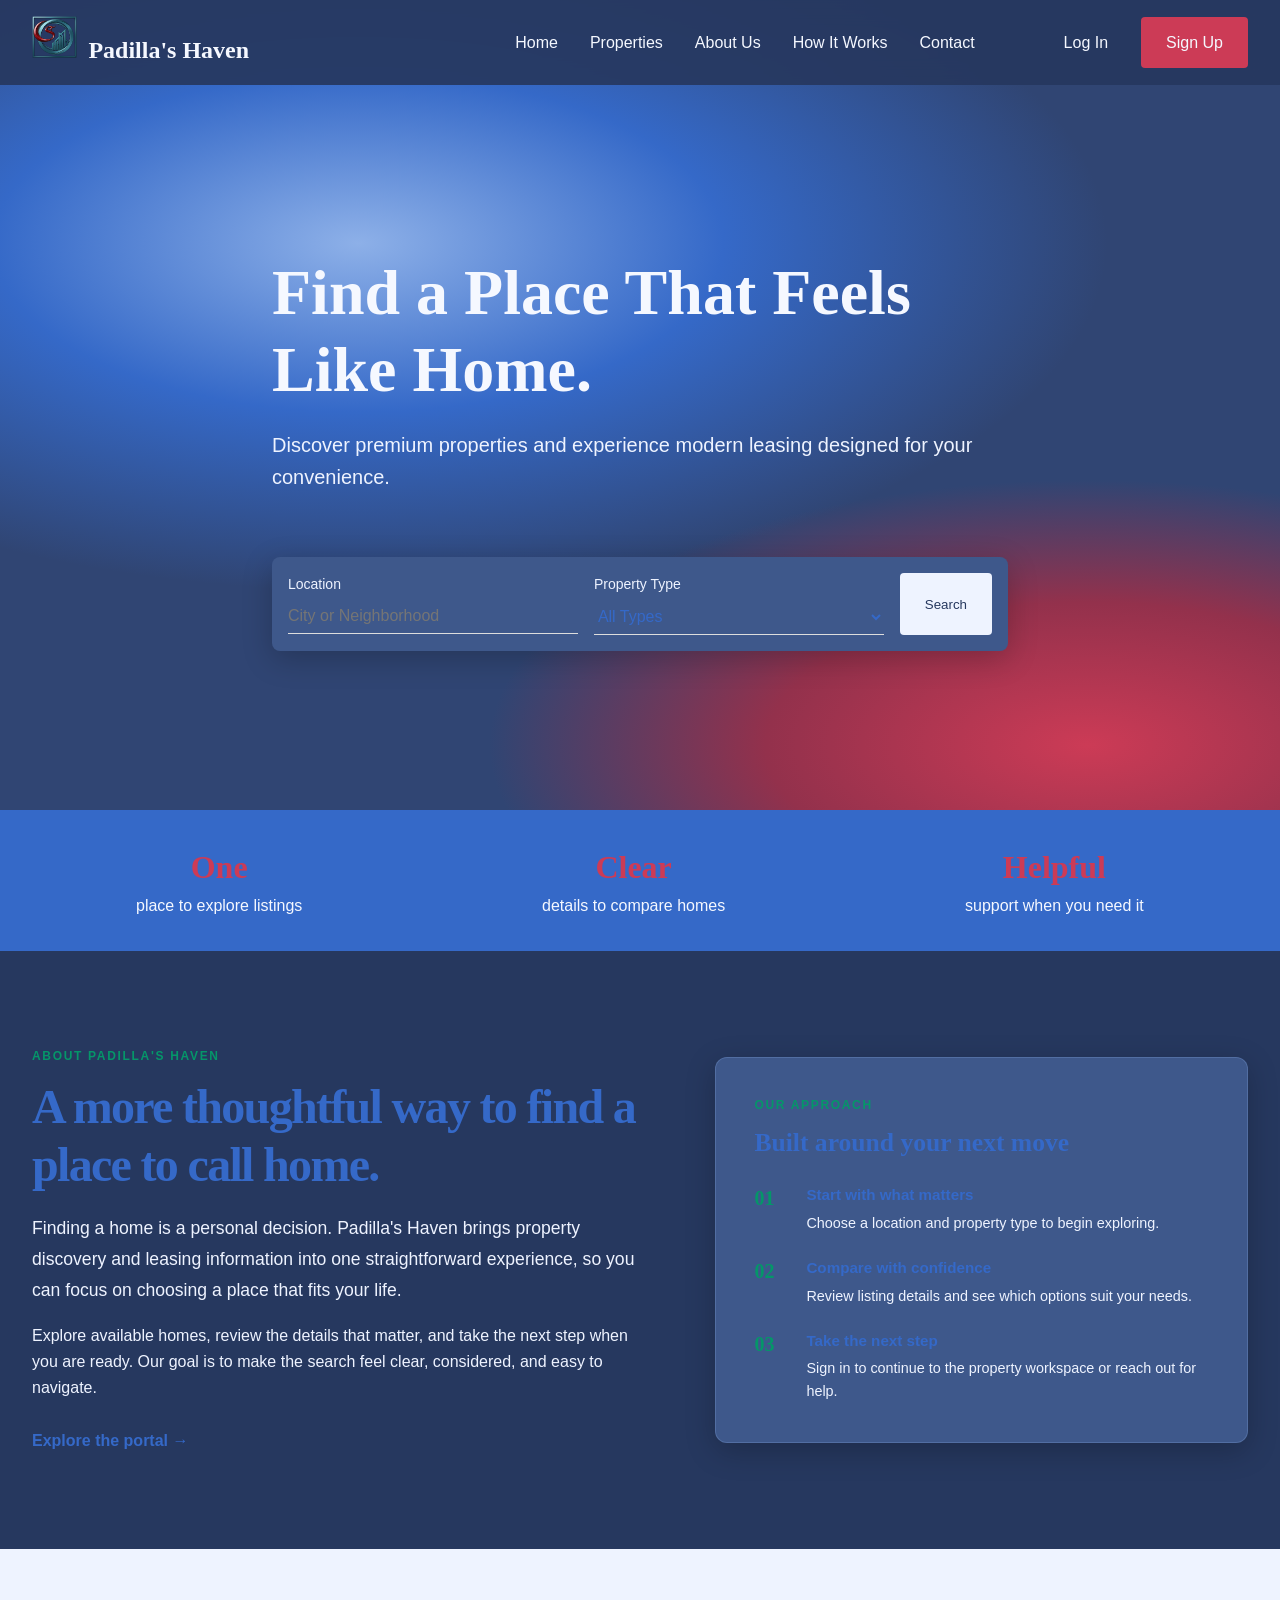
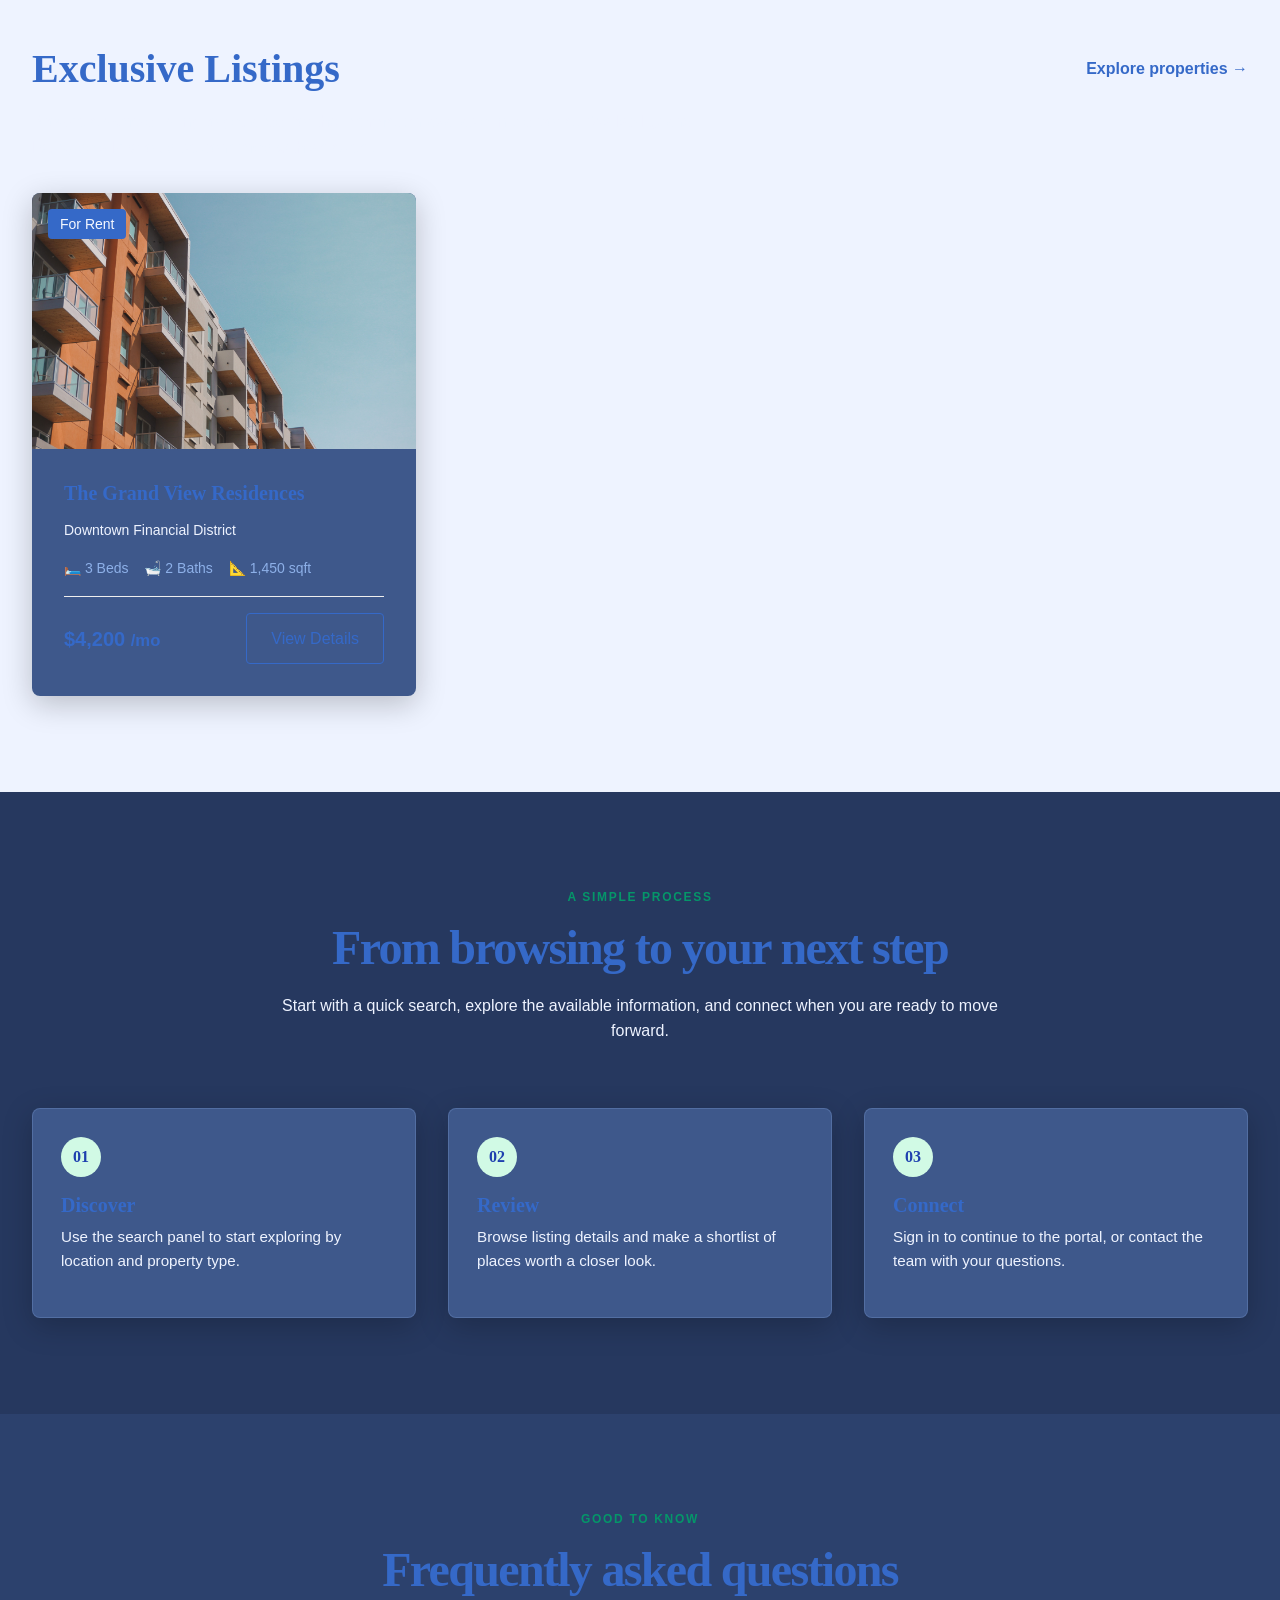
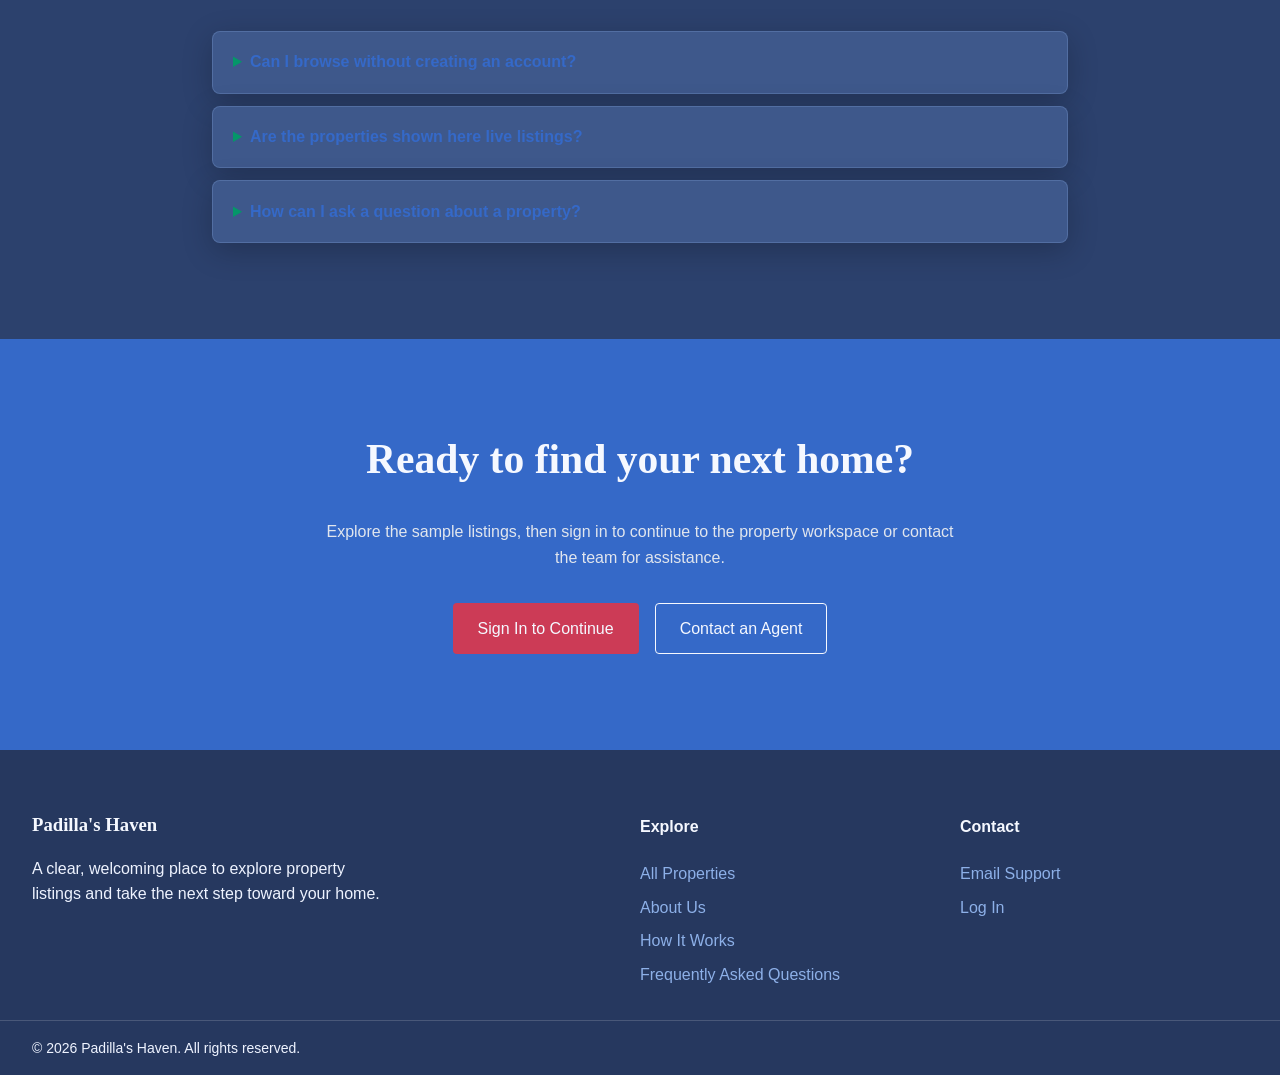
<file: final_frontend-main/New DB/LANDING PAGE (before login)/landing.html>
<!DOCTYPE html>
<html lang="en">
<head>
  <meta charset="UTF-8">
  <meta name="viewport" content="width=device-width, initial-scale=1.0">
  <meta name="theme-color" content="#26385F">
  <title>Padilla's Haven | Find Your Next Home</title>
  <link rel="stylesheet" href="Style.css">
  <script src="landing.js" defer></script>
</head>
<body>
<div class="lp-wrapper">
  <!-- Navigation -->
  <header class="lp-header" id="lp-header">
    <div class="lp-container lp-nav-container">
      <a href="./landing.html" class="lp-logo">
        <img class="lp-logo-icon" src="../MAIN%20WEB/assets/sierra-haven-mark.png" alt="" aria-hidden="true"> Padilla's Haven
      </a>
      <nav class="lp-nav-menu" id="lp-nav-menu">
        <ul class="lp-nav-list">
          <li><a href="#home" class="lp-nav-link">Home</a></li>
          <li><a href="#properties" class="lp-nav-link">Properties</a></li>
          <li><a href="#about" class="lp-nav-link">About Us</a></li>
          <li><a href="#how-it-works" class="lp-nav-link">How It Works</a></li>
          <li><a href="#contact" class="lp-nav-link">Contact</a></li>
        </ul>
        <div class="lp-auth-group">
          <a href="../LOGIN%20PANEL/Index.html?mode=login" class="lp-btn lp-btn-text">Log In</a>
          <a href="../LOGIN%20PANEL/Index.html?mode=signup" class="lp-btn lp-btn-primary">Sign Up</a>
        </div>
      </nav>
      <button class="lp-mobile-toggle" id="lp-mobile-toggle" aria-label="Toggle menu" aria-controls="lp-nav-menu" aria-expanded="false">
        <span class="lp-hamburger"></span>
      </button>
    </div>
  </header>

  <!-- Hero Section -->
  <section class="lp-hero" id="home">
    <img src="../LOGIN%20PANEL/bg.jpg" alt="A welcoming home at dusk"
         class="lp-hero-bg" fetchpriority="high" decoding="sync">
    <div class="lp-hero-overlay"></div>
    <div class="lp-container lp-hero-content">
      <h1 class="lp-reveal lp-reveal-up">Find a Place That Feels Like Home.</h1>
      <p class="lp-reveal lp-reveal-up lp-delay-1">Discover premium properties and experience modern leasing designed for your convenience.</p>
      
      <!-- Search Interface -->
      <div class="lp-search-panel lp-reveal lp-reveal-up lp-delay-2">
        <form class="lp-search-form" id="lp-search-form" action="../LOGIN%20PANEL/Index.html">
          <div class="lp-input-group">
            <label for="lp-location">Location</label>
            <input type="text" id="lp-location" placeholder="City or Neighborhood">
          </div>
          <div class="lp-input-group">
            <label for="lp-type">Property Type</label>
            <select id="lp-type">
              <option value="all">All Types</option>
              <option value="apartment">Apartment</option>
              <option value="house">House</option>
              <option value="villa">Luxury Villa</option>
            </select>
          </div>
          <button type="submit" class="lp-btn lp-btn-primary lp-search-btn">Search</button>
        </form>
      </div>
    </div>
  </section>

  <!-- Statistics Section -->
  <section class="lp-stats" aria-label="Portal highlights">
    <div class="lp-container lp-stats-grid">
      <div class="lp-stat-item lp-reveal lp-reveal-up">
        <span class="lp-stat-number">One</span>
        <span class="lp-stat-label">place to explore listings</span>
      </div>
      <div class="lp-stat-item lp-reveal lp-reveal-up lp-delay-1">
        <span class="lp-stat-number">Clear</span>
        <span class="lp-stat-label">details to compare homes</span>
      </div>
      <div class="lp-stat-item lp-reveal lp-reveal-up lp-delay-2">
        <span class="lp-stat-number">Helpful</span>
        <span class="lp-stat-label">support when you need it</span>
      </div>
    </div>
  </section>

  <section class="lp-about" id="about" aria-labelledby="about-title">
    <div class="lp-container lp-about-grid">
      <div class="lp-about-copy lp-reveal lp-reveal-up">
        <p class="lp-section-kicker">About Padilla's Haven</p>
        <h2 id="about-title">A more thoughtful way to find a place to call home.</h2>
        <p class="lp-about-lead">Finding a home is a personal decision. Padilla's Haven brings property discovery and leasing information into one straightforward experience, so you can focus on choosing a place that fits your life.</p>
        <p>Explore available homes, review the details that matter, and take the next step when you are ready. Our goal is to make the search feel clear, considered, and easy to navigate.</p>
        <a href="../LOGIN%20PANEL/Index.html?mode=signup" class="lp-link-arrow">Explore the portal &rarr;</a>
      </div>
      <aside class="lp-about-card lp-reveal lp-reveal-up lp-delay-1" aria-label="Our approach">
        <p class="lp-section-kicker">Our approach</p>
        <h3>Built around your next move</h3>
        <ul class="lp-about-list">
          <li><span aria-hidden="true">01</span><div><strong>Start with what matters</strong><p>Choose a location and property type to begin exploring.</p></div></li>
          <li><span aria-hidden="true">02</span><div><strong>Compare with confidence</strong><p>Review listing details and see which options suit your needs.</p></div></li>
          <li><span aria-hidden="true">03</span><div><strong>Take the next step</strong><p>Sign in to continue to the property workspace or reach out for help.</p></div></li>
        </ul>
      </aside>
    </div>
  </section>

  <!-- Featured Properties Section -->
  <section class="lp-properties" id="properties">
    <div class="lp-container">
      <div class="lp-section-header lp-reveal lp-reveal-up">
        <h2>Exclusive Listings</h2>
        <a href="#properties" class="lp-link-arrow">Explore properties &rarr;</a>
      </div>
      <p class="lp-section-intro">Browse a sample listing to get a feel for the information available in the portal. Availability and listing details should be confirmed with an agent.</p>
      
      <div class="lp-property-grid" id="lp-property-grid">
        <!-- Property Card 1 -->
        <article class="lp-property-card lp-reveal lp-reveal-up">
          <div class="lp-card-image-wrapper">
            <!-- Native Lazy Loading -->
            <img src="../LOGIN%20PANEL/bg.jpg" alt="A modern property available for rent"
                 loading="lazy" decoding="async" width="600" height="400" class="lp-card-image">
            <span class="lp-badge">For Rent</span>
          </div>
          <div class="lp-card-content">
            <h3 class="lp-card-title">The Grand View Residences</h3>
            <p class="lp-card-location">Downtown Financial District</p>
            <div class="lp-card-details">
              <span>🛏️ 3 Beds</span>
              <span>🛁 2 Baths</span>
              <span>📐 1,450 sqft</span>
            </div>
            <div class="lp-card-footer">
              <span class="lp-card-price">$4,200 <small>/mo</small></span>
              <a href="../LOGIN%20PANEL/Index.html" class="lp-btn lp-btn-outline">View Details</a>
            </div>
          </div>
        </article>
      </div>
    </div>
  </section>

  <section class="lp-how" id="how-it-works" aria-labelledby="how-title">
    <div class="lp-container">
      <div class="lp-centered-heading lp-reveal lp-reveal-up">
        <p class="lp-section-kicker">A simple process</p>
        <h2 id="how-title">From browsing to your next step</h2>
        <p>Start with a quick search, explore the available information, and connect when you are ready to move forward.</p>
      </div>
      <div class="lp-steps-grid">
        <article class="lp-step-card lp-reveal lp-reveal-up">
          <span class="lp-step-number">01</span>
          <h3>Discover</h3>
          <p>Use the search panel to start exploring by location and property type.</p>
        </article>
        <article class="lp-step-card lp-reveal lp-reveal-up lp-delay-1">
          <span class="lp-step-number">02</span>
          <h3>Review</h3>
          <p>Browse listing details and make a shortlist of places worth a closer look.</p>
        </article>
        <article class="lp-step-card lp-reveal lp-reveal-up lp-delay-2">
          <span class="lp-step-number">03</span>
          <h3>Connect</h3>
          <p>Sign in to continue to the portal, or contact the team with your questions.</p>
        </article>
      </div>
    </div>
  </section>

  <section class="lp-faq" id="faq" aria-labelledby="faq-title">
    <div class="lp-container lp-faq-container">
      <div class="lp-centered-heading lp-reveal lp-reveal-up">
        <p class="lp-section-kicker">Good to know</p>
        <h2 id="faq-title">Frequently asked questions</h2>
      </div>
      <div class="lp-faq-list">
        <details class="lp-faq-item">
          <summary>Can I browse without creating an account?</summary>
          <p>Yes. You can explore this landing page without signing in. The sign-in panel currently uses demo access and does not verify or save account details.</p>
        </details>
        <details class="lp-faq-item">
          <summary>Are the properties shown here live listings?</summary>
          <p>The property shown is sample content for this website demo. Contact an agent to confirm real availability, pricing, and property information.</p>
        </details>
        <details class="lp-faq-item">
          <summary>How can I ask a question about a property?</summary>
          <p>Use the contact link below to email the support team. Include the property name and your question so the team can direct your inquiry.</p>
        </details>
      </div>
    </div>
  </section>

  <!-- CTA Section -->
  <section class="lp-cta">
    <div class="lp-container lp-cta-content lp-reveal lp-reveal-up">
      <h2>Ready to find your next home?</h2>
      <p>Explore the sample listings, then sign in to continue to the property workspace or contact the team for assistance.</p>
      <div class="lp-cta-actions">
        <a href="../LOGIN%20PANEL/Index.html?mode=login" class="lp-btn lp-btn-primary">Sign In to Continue</a>
        <a href="mailto:support@haven.example" class="lp-btn lp-btn-outline-light">Contact an Agent</a>
      </div>
    </div>
  </section>

  <!-- Footer -->
  <footer class="lp-footer" id="contact">
    <div class="lp-container lp-footer-grid">
      <div class="lp-footer-brand">
        <h3>Padilla's Haven</h3>
        <p>A clear, welcoming place to explore property listings and take the next step toward your home.</p>
      </div>
      <div class="lp-footer-links">
        <h4>Explore</h4>
        <ul>
          <li><a href="#properties">All Properties</a></li>
          <li><a href="#about">About Us</a></li>
          <li><a href="#how-it-works">How It Works</a></li>
          <li><a href="#faq">Frequently Asked Questions</a></li>
        </ul>
      </div>
      <div class="lp-footer-links">
        <h4>Contact</h4>
        <ul>
          <li><a href="mailto:support@haven.example">Email Support</a></li>
          <li><a href="../LOGIN%20PANEL/Index.html?mode=login">Log In</a></li>
        </ul>
      </div>
    </div>
    <div class="lp-container lp-footer-bottom">
      <p>&copy; 2026 Padilla's Haven. All rights reserved.</p>
    </div>
  </footer>
</div>
</body>
</html>
</file>
<file: final_frontend-main/New DB/LANDING PAGE (before login)/Style.css>
/* ==========================================================================
   1. CSS Variables & Design Tokens (Scoped)
   ========================================================================== */
:root {
  --midnight: #26385F;
  --deep-navy: #304573;
  --electric-blue: #3569C8;
  --sky-glow: #8DB0E8;
  --royal-blue: #4778D8;
  --crimson: #CC3B56;
  --crimson-glow: #FFA0B1;
  --dark-crimson: #B82F49;
  --cloud: #EEF3FF;
  --pure-white: #F5F8FF;
  --text-dark: #102448;
  --surface-primary: #2C416D;
  --surface-secondary: #354C7A;
  --surface-card: #3E588B;
  --surface-hover: #4D689C;
  --wine: #93314C;
  --midnight-rgb: 38 56 95;
  --electric-blue-rgb: 53 105 200;
  --sky-glow-rgb: 141 176 232;
  --cloud-rgb: 238 243 255;
  --blue-glow: 0 0 10px rgb(141 176 232 / 25%), 0 0 25px rgb(53 105 200 / 20%);
  --red-glow: 0 0 10px rgb(204 59 86 / 20%), 0 0 25px rgb(204 59 86 / 15%);
  --card-shadow: 0 8px 30px rgb(0 0 0 / 22%);
}

.lp-wrapper {
  --lp-color-navy: var(--electric-blue);
  --lp-color-navy-light: var(--sky-glow);
  --lp-color-gold: var(--crimson);
  --lp-color-gold-hover: var(--dark-crimson);
  --lp-color-beige: var(--cloud);
  --lp-color-white: var(--pure-white);
  --lp-color-text: var(--text-dark);
  --lp-color-text-muted: var(--cloud);
  
  --lp-font-sans: 'Inter', -apple-system, BlinkMacSystemFont, 'Segoe UI', Roboto, Helvetica, Arial, sans-serif;
  --lp-font-serif: 'Playfair Display', Georgia, serif;
  
  --lp-spacing-xs: 0.5rem;
  --lp-spacing-sm: 1rem;
  --lp-spacing-md: 2rem;
  --lp-spacing-lg: 4rem;
  --lp-spacing-xl: 6rem;
  
  --lp-radius-sm: 4px;
  --lp-radius-md: 8px;
  --lp-radius-lg: 12px;
  
  --lp-transition: 0.3s cubic-bezier(0.4, 0, 0.2, 1);
  --lp-shadow-sm: var(--blue-glow);
  --lp-shadow-md: var(--card-shadow);
  --lp-shadow-lg: var(--card-shadow);

  font-family: var(--lp-font-sans);
  color: var(--lp-color-text);
  line-height: 1.6;
  background-color: var(--midnight);
  min-height: 100vh;
}

/* ==========================================================================
   2. Resets & Utilities (Scoped)
   ========================================================================== */
.lp-wrapper *, .lp-wrapper *::before, .lp-wrapper *::after {
  box-sizing: border-box;
}

body { margin: 0; }
.lp-wrapper h1, .lp-wrapper h2, .lp-wrapper h3 {
  font-family: var(--lp-font-serif);
  color: var(--lp-color-navy);
  margin-top: 0;
  line-height: 1.2;
}

.lp-wrapper a { text-decoration: none; transition: color var(--lp-transition); }
.lp-wrapper ul { list-style: none; padding: 0; margin: 0; }
.lp-container { max-width: 1280px; margin: 0 auto; padding: 0 var(--lp-spacing-md); }
.lp-wrapper section[id], .lp-wrapper footer[id] { scroll-margin-top: 88px; }

/* ==========================================================================
   3. Buttons
   ========================================================================== */
.lp-btn {
  display: inline-flex;
  align-items: center;
  justify-content: center;
  padding: 0.75rem 1.5rem;
  border-radius: var(--lp-radius-sm);
  font-weight: 500;
  cursor: pointer;
  transition: all var(--lp-transition);
  border: 1px solid transparent;
}

.lp-btn-primary {
  background-color: var(--lp-color-navy);
  color: var(--lp-color-white);
}
.lp-btn-primary:hover {
  background-color: #2563EB;
  transform: translateY(-2px);
  box-shadow: var(--lp-shadow-md);
}

.lp-btn-outline {
  border-color: var(--lp-color-navy);
  color: var(--lp-color-navy);
  background: transparent;
}
.lp-btn-outline:hover { background-color: #EFF6FF; color: var(--lp-color-navy); }
.lp-btn-text { color: var(--lp-color-white); }
.lp-btn-outline-light { border-color: var(--lp-color-white); color: var(--lp-color-white); }
.lp-btn-outline-light:hover { color: var(--lp-color-navy); background: var(--lp-color-white); }

.lp-hero .lp-btn-primary { color: var(--lp-color-white); background-color: #10B981; }
.lp-hero .lp-btn-primary:hover { background-color: #059669; }

/* ==========================================================================
   4. Navigation
   ========================================================================== */
.lp-header {
  position: fixed;
  top: 0; left: 0; right: 0;
  z-index: 1000;
  padding: var(--lp-spacing-sm) 0;
  background-color: #1E40AF;
  transition: background-color var(--lp-transition), box-shadow var(--lp-transition);
}
.lp-header.lp-scrolled {
  background-color: #1E40AF;
  backdrop-filter: blur(8px);
  box-shadow: var(--lp-shadow-sm);
}

.lp-nav-container { display: flex; justify-content: space-between; align-items: center; }
.lp-logo { font-size: 1.5rem; font-weight: 700; color: var(--lp-color-white); font-family: var(--lp-font-serif); }
.lp-header.lp-scrolled .lp-logo { color: var(--lp-color-white); }

.lp-nav-menu { display: flex; align-items: center; gap: var(--lp-spacing-lg); }
.lp-nav-list { display: flex; gap: var(--lp-spacing-md); }
.lp-nav-link { color: var(--lp-color-white); font-weight: 500; }
.lp-header.lp-scrolled .lp-nav-link { color: var(--lp-color-white); }
.lp-nav-link:hover { color: var(--sky-glow); }

.lp-logo-icon {
  display: inline-block;
  width: 2.8rem;
  height: 2.6rem;
  margin-right: 0.35rem;
  object-fit: contain;
}
.lp-auth-group { display: flex; align-items: center; gap: var(--lp-spacing-xs); }
.lp-mobile-toggle { display: none; background: none; border: 1px solid currentColor; border-radius: 4px; cursor: pointer; padding: 0.6rem; color: var(--lp-color-white); }
.lp-hamburger, .lp-hamburger::before, .lp-hamburger::after {
  display: block;
  width: 1.25rem;
  height: 2px;
  background: currentColor;
}
.lp-hamburger { position: relative; }
.lp-hamburger::before, .lp-hamburger::after { position: absolute; left: 0; content: ""; }
.lp-hamburger::before { top: -6px; }
.lp-hamburger::after { top: 6px; }

/* ==========================================================================
   5. Hero Section
   ========================================================================== */
.lp-hero {
  position: relative;
  min-height: 90vh;
  display: flex;
  align-items: center;
  padding-top: var(--lp-spacing-xl);
  overflow: hidden;
}
.lp-hero-bg {
  position: absolute; top: 0; left: 0; width: 100%; height: 100%;
  object-fit: cover; z-index: 0;
}
.lp-hero-overlay {
  position: absolute; top: 0; left: 0; width: 100%; height: 100%;
  background: linear-gradient(135deg, rgba(30, 64, 175, 0.92), rgba(16, 185, 129, 0.58));
  z-index: 1;
}
.lp-hero-content {
  position: relative; z-index: 2; color: var(--lp-color-white);
  max-width: 800px;
}
.lp-hero h1 { color: var(--lp-color-white); font-size: clamp(2.5rem, 5vw, 4.5rem); margin-bottom: var(--lp-spacing-sm); }
.lp-hero p { font-size: 1.25rem; color: var(--lp-color-beige); margin-bottom: var(--lp-spacing-lg); }

/* Search Panel */
.lp-search-panel {
  background: var(--lp-color-white); padding: var(--lp-spacing-sm);
  border-radius: var(--lp-radius-md); box-shadow: var(--lp-shadow-lg);
}
.lp-search-form { display: flex; gap: var(--lp-spacing-sm); }
.lp-input-group { flex: 1; display: flex; flex-direction: column; }
.lp-input-group label { font-size: 0.875rem; color: var(--lp-color-text-muted); margin-bottom: 0.25rem; }
.lp-input-group input, .lp-input-group select {
  border: none; border-bottom: 1px solid #ddd; padding: 0.5rem 0;
  font-size: 1rem; color: var(--lp-color-navy); background: transparent; outline: none;
}
.lp-input-group input:focus, .lp-input-group select:focus { border-color: #3B82F6; }

/* ==========================================================================
   6. Properties Grid (Cards)
   ========================================================================== */
.lp-properties { padding: var(--lp-spacing-xl) 0; background: var(--lp-color-beige); }
.lp-property-grid {
  display: grid; grid-template-columns: repeat(auto-fill, minmax(320px, 1fr));
  gap: var(--lp-spacing-md); margin-top: var(--lp-spacing-md);
}
.lp-property-card {
  background: var(--lp-color-white); border-radius: var(--lp-radius-md);
  overflow: hidden; box-shadow: var(--lp-shadow-sm); transition: transform var(--lp-transition), box-shadow var(--lp-transition);
}
.lp-property-card:hover {
  transform: translateY(-8px); box-shadow: var(--lp-shadow-lg);
}
.lp-card-image-wrapper { position: relative; overflow: hidden; aspect-ratio: 3/2; }
.lp-card-image { width: 100%; height: 100%; object-fit: cover; transition: transform 0.5s ease; }
.lp-property-card:hover .lp-card-image { transform: scale(1.05); }
.lp-badge { position: absolute; top: 1rem; left: 1rem; background: var(--lp-color-navy); color: var(--lp-color-white); padding: 0.25rem 0.75rem; border-radius: var(--lp-radius-sm); font-size: 0.875rem; }
.lp-card-content { padding: var(--lp-spacing-md); }
.lp-card-title { font-size: 1.25rem; margin-bottom: 0.25rem; }
.lp-card-location { color: var(--lp-color-text-muted); font-size: 0.875rem; margin-bottom: var(--lp-spacing-sm); }
.lp-card-details { display: flex; gap: var(--lp-spacing-sm); font-size: 0.875rem; color: var(--lp-color-navy-light); padding-bottom: var(--lp-spacing-sm); border-bottom: 1px solid #eee; margin-bottom: var(--lp-spacing-sm); }
.lp-card-footer { display: flex; justify-content: space-between; align-items: center; }
.lp-card-price { font-size: 1.25rem; font-weight: 700; color: var(--lp-color-navy); }

.lp-stats { padding: var(--lp-spacing-md) 0; background: var(--lp-color-navy); color: var(--lp-color-white); }
.lp-stats-grid { display: flex; justify-content: space-around; gap: var(--lp-spacing-md); }
.lp-stat-item { display: flex; flex-direction: column; align-items: center; }
.lp-stat-number { color: var(--lp-color-gold); font-family: var(--lp-font-serif); font-size: 2rem; font-weight: 700; }
.lp-stat-label { color: var(--lp-color-white); }
.lp-about { padding: var(--lp-spacing-xl) 0; background: #fff; }
.lp-about-grid { display: grid; grid-template-columns: minmax(0, 1fr) minmax(320px, 0.88fr); align-items: center; gap: clamp(2rem, 6vw, 6rem); }
.lp-section-kicker { margin: 0 0 0.75rem; color: #059669; font-size: 0.75rem; font-weight: 700; letter-spacing: 0.14em; text-transform: uppercase; }
.lp-about-copy h2, .lp-centered-heading h2 { margin-bottom: 1.25rem; font-size: clamp(2rem, 4vw, 3rem); letter-spacing: -0.035em; }
.lp-about-copy > p:not(.lp-section-kicker) { max-width: 640px; color: var(--lp-color-text-muted); }
.lp-about-copy .lp-about-lead { color: var(--lp-color-navy-light); font-size: 1.1rem; line-height: 1.75; }
.lp-about-copy .lp-link-arrow { display: inline-flex; margin-top: 0.75rem; }
.lp-about-card { padding: clamp(1.5rem, 3vw, 2.5rem); background: #f8fafc; border: 1px solid #e5e7eb; border-radius: var(--lp-radius-lg); box-shadow: var(--lp-shadow-sm); }
.lp-about-card h3 { margin-bottom: 1.5rem; font-size: 1.6rem; }
.lp-about-list { display: grid; gap: 1.25rem; }
.lp-about-list li { display: grid; grid-template-columns: 2.5rem minmax(0, 1fr); align-items: start; gap: 0.75rem; }
.lp-about-list li > span { color: #059669; font-family: var(--lp-font-serif); font-size: 1.25rem; font-weight: 700; }
.lp-about-list strong { color: var(--lp-color-navy); font-size: 0.95rem; }
.lp-about-list p { margin: 0.25rem 0 0; color: var(--lp-color-text-muted); font-size: 0.9rem; }
.lp-section-header { display: flex; align-items: center; justify-content: space-between; gap: var(--lp-spacing-sm); }
.lp-section-header h2 { margin-bottom: 0; font-size: clamp(1.8rem, 4vw, 2.5rem); }
.lp-section-intro { max-width: 680px; margin: 1rem 0 0; color: var(--lp-color-text-muted); }
.lp-link-arrow { color: var(--lp-color-navy); font-weight: 600; }
.lp-link-arrow:hover { color: var(--lp-color-gold-hover); }
.lp-how { padding: var(--lp-spacing-xl) 0; background: #fff; }
.lp-centered-heading { max-width: 740px; margin: 0 auto; text-align: center; }
.lp-centered-heading h2 { margin-bottom: 0.75rem; }
.lp-centered-heading > p:last-child { color: var(--lp-color-text-muted); }
.lp-steps-grid { display: grid; grid-template-columns: repeat(3, minmax(0, 1fr)); gap: var(--lp-spacing-md); margin-top: var(--lp-spacing-lg); }
.lp-step-card { min-height: 210px; padding: 1.75rem; background: #f8fafc; border: 1px solid #e5e7eb; border-radius: var(--lp-radius-md); }
.lp-step-number { display: inline-flex; align-items: center; justify-content: center; width: 2.5rem; height: 2.5rem; margin-bottom: 1rem; color: #1e40af; background: #d1fae5; border-radius: 50%; font-family: var(--lp-font-serif); font-weight: 700; }
.lp-step-card h3 { margin-bottom: 0.5rem; font-size: 1.25rem; }
.lp-step-card p { margin: 0; color: var(--lp-color-text-muted); font-size: 0.95rem; }
.lp-faq { padding: var(--lp-spacing-xl) 0; background: #f8fafc; }
.lp-faq-container { max-width: 920px; }
.lp-faq-list { display: grid; gap: 0.75rem; margin-top: var(--lp-spacing-md); }
.lp-faq-item { padding: 1.1rem 1.25rem; background: #fff; border: 1px solid #e4e5df; border-radius: var(--lp-radius-md); }
.lp-faq-item summary { color: var(--lp-color-navy); cursor: pointer; font-weight: 650; }
.lp-faq-item summary::marker { color: #059669; }
.lp-faq-item p { margin: 0.75rem 0 0; color: var(--lp-color-text-muted); }
.lp-cta { padding: var(--lp-spacing-xl) 0; color: var(--lp-color-white); background: var(--lp-color-navy); text-align: center; }
.lp-cta h2 { color: var(--lp-color-white); font-size: clamp(1.8rem, 4vw, 2.6rem); }
.lp-cta p { max-width: 650px; margin: 0 auto var(--lp-spacing-md); color: #e1e6ee; }
.lp-cta-actions { display: flex; justify-content: center; flex-wrap: wrap; gap: var(--lp-spacing-sm); }
.lp-footer { padding: var(--lp-spacing-lg) 0 var(--lp-spacing-sm); color: #e1e6ee; background: #071323; }
.lp-footer-grid { display: grid; grid-template-columns: 2fr 1fr 1fr; gap: var(--lp-spacing-md); }
.lp-footer h3, .lp-footer h4 { color: var(--lp-color-white); }
.lp-footer h4 { margin-top: 0; }
.lp-footer p { max-width: 360px; }
.lp-footer-links a { color: #e1e6ee; }
.lp-footer-links a:hover { color: var(--lp-color-gold); }
.lp-footer-links ul { display: grid; gap: 0.5rem; }
.lp-footer-bottom { margin-top: var(--lp-spacing-md); padding-top: var(--lp-spacing-sm); border-top: 1px solid rgb(255 255 255 / 16%); }
.lp-footer-bottom p { margin: 0; font-size: 0.875rem; }

/* ==========================================================================
   7. Animations & Intersection Observer Utilities
   ========================================================================== */
.lp-reveal { opacity: 0; visibility: hidden; will-change: transform, opacity; }

@media (prefers-reduced-motion: no-preference) {
  .lp-reveal-up { transform: translateY(30px); transition: opacity 0.8s ease-out, transform 0.8s ease-out; }
  .lp-reveal.is-visible { opacity: 1; visibility: visible; transform: translateY(0); }
  .lp-delay-1 { transition-delay: 0.15s; }
  .lp-delay-2 { transition-delay: 0.3s; }
}

@media (prefers-reduced-motion: reduce) {
  .lp-reveal { opacity: 1; visibility: visible; transform: none; transition: none; }
}

/* ==========================================================================
   8. Responsive Design Breakpoints
   ========================================================================== */
@media (max-width: 992px) {
  .lp-search-form { flex-direction: column; }
  .lp-nav-menu { gap: var(--lp-spacing-md); }
  .lp-nav-list { gap: var(--lp-spacing-sm); }
}

@media (max-width: 900px) {
  .lp-header { padding: 0.75rem 0; }
  .lp-nav-menu {
    position: absolute; top: 100%; left: 0; width: 100%;
    background: rgb(var(--midnight-rgb) / 92%); flex-direction: column;
    padding: var(--lp-spacing-md); transform: translateY(-150%);
    opacity: 0; transition: transform var(--lp-transition), opacity var(--lp-transition);
    pointer-events: none;
  }
  .lp-nav-menu.is-open { transform: translateY(0); opacity: 1; pointer-events: auto; }
  .lp-mobile-toggle { display: block; color: var(--lp-color-white); }
  .lp-header.lp-scrolled .lp-nav-menu { background: rgb(var(--midnight-rgb) / 92%); }
  .lp-header.lp-scrolled .lp-mobile-toggle { color: var(--lp-color-white); }
  .lp-nav-list, .lp-auth-group { flex-direction: column; align-items: stretch; width: 100%; }
  .lp-auth-group { flex-direction: row; }
  .lp-nav-list { gap: var(--lp-spacing-sm); }
  .lp-auth-group { margin-top: var(--lp-spacing-sm); }
  .lp-nav-link { display: block; }
  .lp-stats-grid { flex-direction: column; text-align: center; gap: var(--lp-spacing-md); }
  .lp-footer-grid { grid-template-columns: 1fr; }
  .lp-section-header { align-items: flex-start; flex-direction: column; }
  .lp-about-grid { grid-template-columns: 1fr; }
  .lp-steps-grid { grid-template-columns: 1fr; margin-top: var(--lp-spacing-md); }
  .lp-step-card { min-height: auto; }
}

@media (max-width: 640px) {
  .lp-property-grid { grid-template-columns: minmax(0, 1fr); }
}

.lp-wrapper { color: var(--cloud); background: var(--midnight); }
.lp-header,
.lp-header.lp-scrolled { background: rgb(var(--midnight-rgb) / 92%); backdrop-filter: blur(12px); }
.lp-nav-link:hover { color: var(--sky-glow); }
.lp-hero-overlay {
  background:
    radial-gradient(75% 55% at 28% 30%, var(--sky-glow), var(--electric-blue) 38%, transparent 78%),
    radial-gradient(60% 42% at 85% 92%, var(--crimson), var(--wine) 42%, transparent 78%),
    var(--deep-navy);
}
.lp-btn-primary { color: var(--pure-white); background: var(--crimson); }
.lp-btn-primary:hover { color: var(--pure-white); background: var(--dark-crimson); box-shadow: var(--red-glow); }
.lp-hero .lp-btn-primary { color: var(--midnight); background: var(--cloud); }
.lp-hero .lp-btn-primary:hover { color: var(--midnight); background: var(--cloud); box-shadow: var(--blue-glow); }
.lp-btn-outline { color: var(--electric-blue); border-color: var(--electric-blue); }
.lp-btn-outline:hover { background: rgb(var(--electric-blue-rgb) / 10%); }
.lp-search-panel,
.lp-property-card,
.lp-about-card,
.lp-step-card,
.lp-faq-item {
  color: var(--cloud);
  background: var(--surface-card);
  border-color: rgb(var(--sky-glow-rgb) / 25%);
  box-shadow: var(--card-shadow);
}
.lp-property-card:hover { box-shadow: var(--blue-glow); }
.lp-about,
.lp-how { color: var(--cloud); background: var(--midnight); }
.lp-faq { color: var(--cloud); background: var(--surface-primary); }
.lp-footer { color: var(--cloud); background: var(--midnight); }
.lp-footer-links a { color: var(--sky-glow); }
.lp-footer-links a:hover { color: var(--crimson-glow); }
</file>
